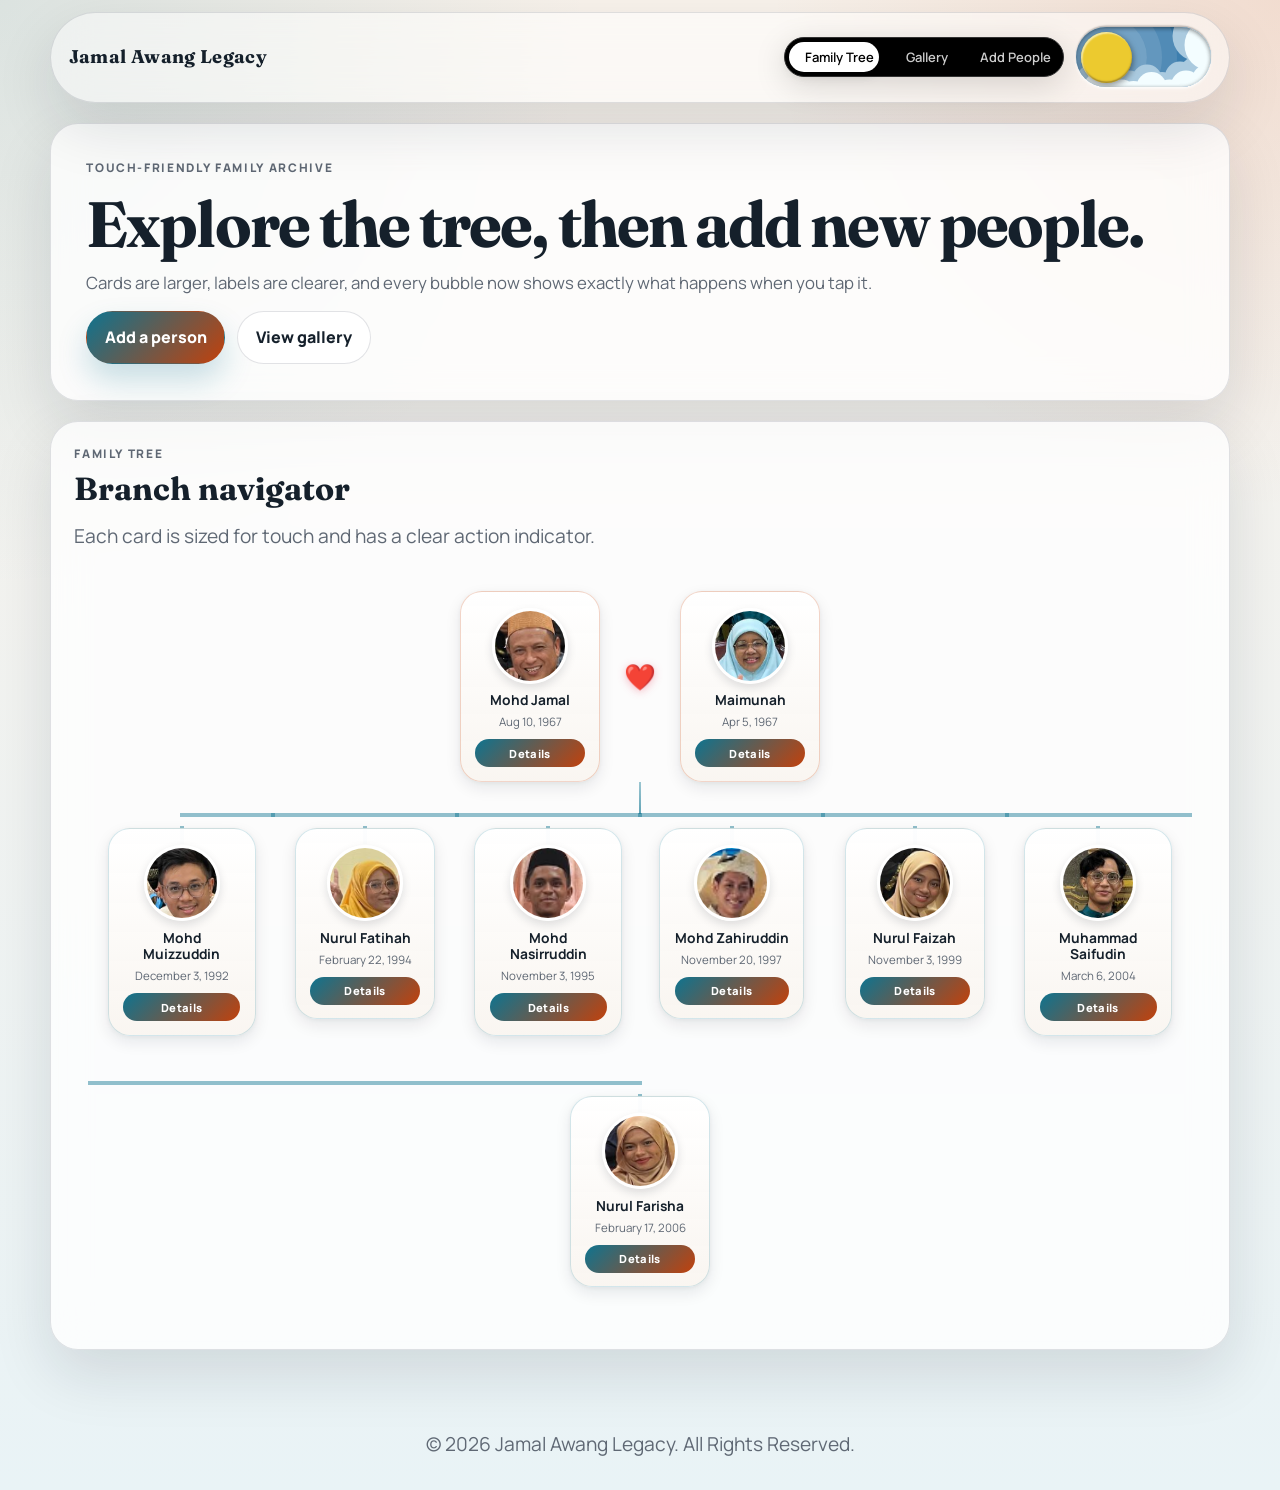
<file: index.html>
<!DOCTYPE html>
<html lang="en">
<head>
    <meta charset="UTF-8">
    <meta name="viewport" content="width=device-width, initial-scale=1.0">
    <meta name="description" content="Interactive family tree with touch-friendly cards and easy record entry.">
    <meta name="author" content="Iamatto01">
    <link rel="preconnect" href="https://fonts.googleapis.com">
    <link rel="preconnect" href="https://fonts.gstatic.com" crossorigin>
    <link href="https://fonts.googleapis.com/css2?family=Fraunces:wght@600;700&family=Manrope:wght@400;500;600;700;800&display=swap" rel="stylesheet">
    <link rel="stylesheet" href="https://fonts.googleapis.com/icon?family=Material+Icons" crossorigin="anonymous">
    <link rel="stylesheet" href="style.css?v=3">

    <title>Jamal Awang Legacy</title>
</head>
<body>
    <header class="topbar">
        <a class="brand" href="index.html">Jamal Awang Legacy</a>
        <nav class="topnav" aria-label="Primary">
            <div class="radio-group" id="nav-group">
                <div class="radio-option">
                    <input type="radio" name="nav" id="option1" value="index.html" onclick="window.location.href='index.html'" checked>
                    <label for="option1" class="radio-label">Family Tree</label>
                </div>
                <div class="radio-option">
                    <input type="radio" name="nav" id="option2" value="gallery.html" onclick="window.location.href='gallery.html'">
                    <label for="option2" class="radio-label">Gallery</label>
                </div>
                <div class="radio-option">
                    <input type="radio" name="nav" id="option3" value="AddPeople.html" onclick="window.location.href='AddPeople.html'">
                    <label for="option3" class="radio-label">Add People</label>
                </div>
                <div class="slider"></div>
            </div>
            
            <label class="theme-switch" aria-label="Toggle dark mode">
                <input id="themeToggle" type="checkbox" class="theme-switch__checkbox">
                <div class="theme-switch__container">
                    <div class="theme-switch__stars-container">
                        <svg viewBox="0 0 24 24" fill="none" xmlns="http://www.w3.org/2000/svg" width="100%" height="100%"><path d="M12 2L15 9L22 9L16 14L18 21L12 17L6 21L8 14L2 9L9 9L12 2Z" fill="currentColor"/></svg>
                    </div>
                    <div class="theme-switch__circle-container">
                        <div class="theme-switch__sun-moon-container">
                            <div class="theme-switch__moon">
                                <div class="theme-switch__spot"></div>
                                <div class="theme-switch__spot"></div>
                                <div class="theme-switch__spot"></div>
                            </div>
                        </div>
                    </div>
                    <div class="theme-switch__clouds"></div>
                </div>
            </label>
        </nav>
    </header>

    <main class="page-shell">
        <section class="hero">
            <div class="hero-copy">
                <p class="eyebrow">Touch-friendly family archive</p>
                <h1>Explore the tree, then add new people.</h1>
                <p class="lead">Cards are larger, labels are clearer, and every bubble now shows exactly what happens when you tap it.</p>
                <div class="hero-actions">
                    <a class="primary-button" href="AddPeople.html">Add a person</a>
                    <a class="secondary-button" href="gallery.html">View gallery</a>
                </div>
        </section>

        <section class="panel" id="tree-panel">
            <div class="panel-header">
                <div>
                    <p class="section-kicker">Family tree</p>
                    <h2>Branch navigator</h2>
                </div>
                <p class="section-note">Each card is sized for touch and has a clear action indicator.</p>
            </div>
            <div id="family-tree-container"></div>
        </section>


    </main>

    <footer>
        <p>&copy; 2026 Jamal Awang Legacy. All Rights Reserved.</p>
    </footer>

    <div id="profile-modal" class="modal hidden" aria-hidden="true">
        <div class="modal-backdrop"></div>
        <div class="modal-card">
            <button id="modal-close" class="modal-close" aria-label="Close">✕</button>
            <div class="modal-header">
                <img id="modal-avatar" src="data:image/svg+xml;charset=UTF-8,%3Csvg xmlns='http://www.w3.org/2000/svg' viewBox='0 0 120 120'%3E%3Crect width='120' height='120' rx='60' fill='%23E5E7EB'/%3E%3Ccircle cx='60' cy='48' r='22' fill='%239CA3AF'/%3E%3Cpath d='M28 102c6-18 22-28 32-28s26 10 32 28' fill='%239CA3AF'/%3E%3C/svg%3E" alt="avatar">
                <div>
                    <h2 id="modal-name">Name</h2>
                    <div id="modal-subtitle" class="subtitle">Birth - Present · X years</div>
                </div>
            </div>

            <section class="modal-section">
                <h3>Essential Information</h3>
                <dl class="essential-info">
                    <div><dt>Birth Date</dt><dd id="info-birth">Unknown</dd></div>
                    <div><dt>Birth Place</dt><dd id="info-place">Unknown</dd></div>
                    <div><dt>Death Date</dt><dd id="info-death">Living</dd></div>
                    <div><dt>Occupation</dt><dd id="info-occupation">Unknown</dd></div>
                    <div><dt>Phone</dt><dd id="info-phone">Unknown</dd></div>
                </dl>
            </section>

            <section class="modal-section">
                <h3>Life Timeline</h3>
                <ul id="life-timeline" class="timeline"></ul>
            </section>

            <div class="modal-actions" style="margin-top: 1.5rem; display: flex; gap: 1rem; justify-content: flex-end; border-top: 1px solid rgba(15, 23, 42, 0.12); padding-top: 1rem;">
                <button id="modal-edit-btn" class="secondary-button" style="min-height: 40px; padding: 0.5rem 1rem;">Edit</button>
                <button id="modal-remove-btn" class="primary-button" style="background: #dc2626; min-height: 40px; padding: 0.5rem 1rem; box-shadow: none;">Remove</button>
            </div>
        </div>
    </div>

    <script src="supabase-config.js"></script>
    <script src="utils.js"></script>
    <script src="family-data.js"></script>
    <script src="data-store.js"></script>
    <script src="app.js"></script>
</body>
</html>
</file>
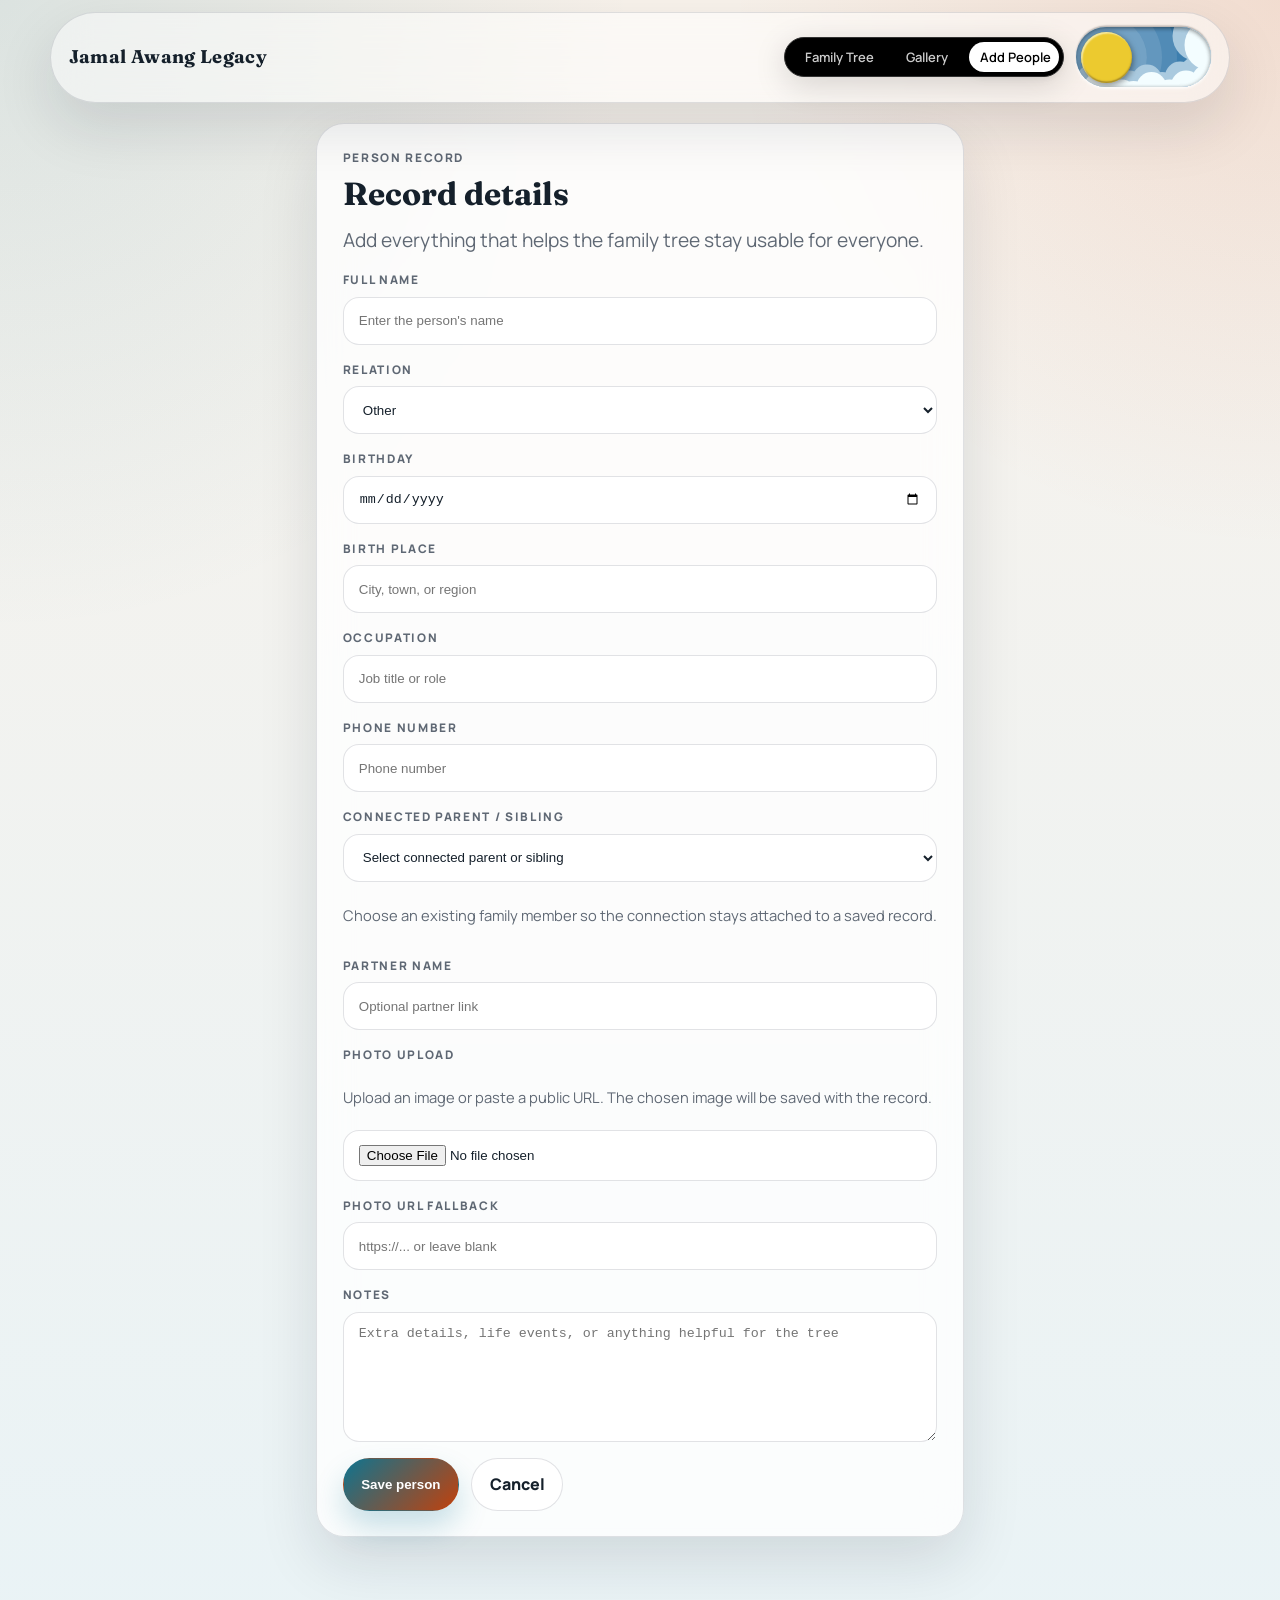
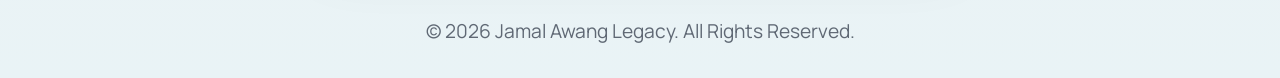
<file: AddPeople.html>
<!DOCTYPE html>
<html lang="en">
<head>
    <meta charset="UTF-8">
    <meta name="viewport" content="width=device-width, initial-scale=1.0">
    <meta name="description" content="Add a new family member and save the record.">
    <title>Add People | Jamal Awang Legacy</title>
    <link rel="preconnect" href="https://fonts.googleapis.com">
    <link rel="preconnect" href="https://fonts.gstatic.com" crossorigin>
    <link href="https://fonts.googleapis.com/css2?family=Fraunces:wght@600;700&family=Manrope:wght@400;500;600;700;800&display=swap" rel="stylesheet">
    <link rel="stylesheet" href="style.css?v=2">
</head>
<body>
    <header class="topbar">
        <a class="brand" href="index.html">Jamal Awang Legacy</a>
        <nav class="topnav" aria-label="Primary">
            <div class="radio-group" id="nav-group">
                <div class="radio-option">
                    <input type="radio" name="nav" id="option1" value="index.html" onclick="window.location.href='index.html'">
                    <label for="option1" class="radio-label">Family Tree</label>
                </div>
                <div class="radio-option">
                    <input type="radio" name="nav" id="option2" value="gallery.html" onclick="window.location.href='gallery.html'">
                    <label for="option2" class="radio-label">Gallery</label>
                </div>
                <div class="radio-option">
                    <input type="radio" name="nav" id="option3" value="AddPeople.html" onclick="window.location.href='AddPeople.html'" checked>
                    <label for="option3" class="radio-label">Add People</label>
                </div>
                <div class="slider"></div>
            </div>
            
            <label class="theme-switch" aria-label="Toggle dark mode">
                <input id="themeToggle" type="checkbox" class="theme-switch__checkbox">
                <div class="theme-switch__container">
                    <div class="theme-switch__stars-container">
                        <svg viewBox="0 0 24 24" fill="none" xmlns="http://www.w3.org/2000/svg" width="100%" height="100%"><path d="M12 2L15 9L22 9L16 14L18 21L12 17L6 21L8 14L2 9L9 9L12 2Z" fill="currentColor"/></svg>
                    </div>
                    <div class="theme-switch__circle-container">
                        <div class="theme-switch__sun-moon-container">
                            <div class="theme-switch__moon">
                                <div class="theme-switch__spot"></div>
                                <div class="theme-switch__spot"></div>
                                <div class="theme-switch__spot"></div>
                            </div>
                        </div>
                    </div>
                    <div class="theme-switch__clouds"></div>
                </div>
            </label>
        </nav>
    </header>

    <main class="page-shell narrow-shell">
        <section class="form-shell">
            <div class="panel-header">
                <div>
                    <p class="section-kicker">Person record</p>
                    <h2>Record details</h2>
                </div>
                <p class="section-note">Add everything that helps the family tree stay usable for everyone.</p>
            </div>

            <form id="person-form" class="form-grid">
                <div class="field">
                    <label for="name">Full name</label>
                    <input type="text" id="name" required placeholder="Enter the person's name">
                </div>

                <div class="field">
                    <label for="relation">Relation</label>
                    <select id="relation" required>
                        <option value="Other">Other</option>
                        <option value="Parent">Parent</option>
                        <option value="Partner">Partner</option>
                        <option value="Child">Child</option>
                        <option value="Sibling">Sibling</option>
                    </select>
                </div>

                <div class="field">
                    <label for="birthday">Birthday</label>
                    <input type="date" id="birthday">
                </div>

                <div class="field">
                    <label for="birth-place">Birth place</label>
                    <input type="text" id="birth-place" placeholder="City, town, or region">
                </div>

                <div class="field">
                    <label for="occupation">Occupation</label>
                    <input type="text" id="occupation" placeholder="Job title or role">
                </div>

                <div class="field">
                    <label for="phone">Phone number</label>
                    <input type="tel" id="phone" placeholder="Phone number">
                </div>

                <div class="field">
                    <label for="parent-name">Connected parent / sibling</label>
                    <select id="parent-name">
                        <option value="">Select connected parent or sibling</option>
                    </select>
                    <p id="parent-name-help" class="field-help">Choose an existing family member so the connection stays attached to a saved record.</p>
                </div>

                <div class="field">
                    <label for="partner-name">Partner name</label>
                    <input type="text" id="partner-name" placeholder="Optional partner link">
                </div>

                <div class="field span-2">
                    <label for="photo-file">Photo upload</label>
                    <div class="preview-row">
                        <img id="photo-preview" class="photo-preview hidden" alt="Photo preview">
                        <p class="helper-text">Upload an image or paste a public URL. The chosen image will be saved with the record.</p>
                    </div>
                    <input type="file" id="photo-file" accept="image/*">
                </div>

                <div class="field span-2">
                    <label for="photo-url">Photo URL fallback</label>
                    <input type="text" id="photo-url" placeholder="https://... or leave blank">
                </div>

                <div class="field span-2">
                    <label for="notes">Notes</label>
                    <textarea id="notes" placeholder="Extra details, life events, or anything helpful for the tree"></textarea>
                </div>

                <div class="form-actions span-2">
                    <button id="save-person-button" class="primary-button" type="submit">Save person</button>
                    <a class="secondary-button" href="index.html">Cancel</a>
                </div>
            </form>
        </section>
    </main>

    <footer>
        <p>&copy; 2026 Jamal Awang Legacy. All Rights Reserved.</p>
    </footer>

    <script src="supabase-config.js"></script>
    <script src="utils.js"></script>
    <script src="family-data.js"></script>
    <script src="data-store.js"></script>
    <script src="app.js"></script>
    <script src="add-people.js"></script>
</body>
</html>
</file>
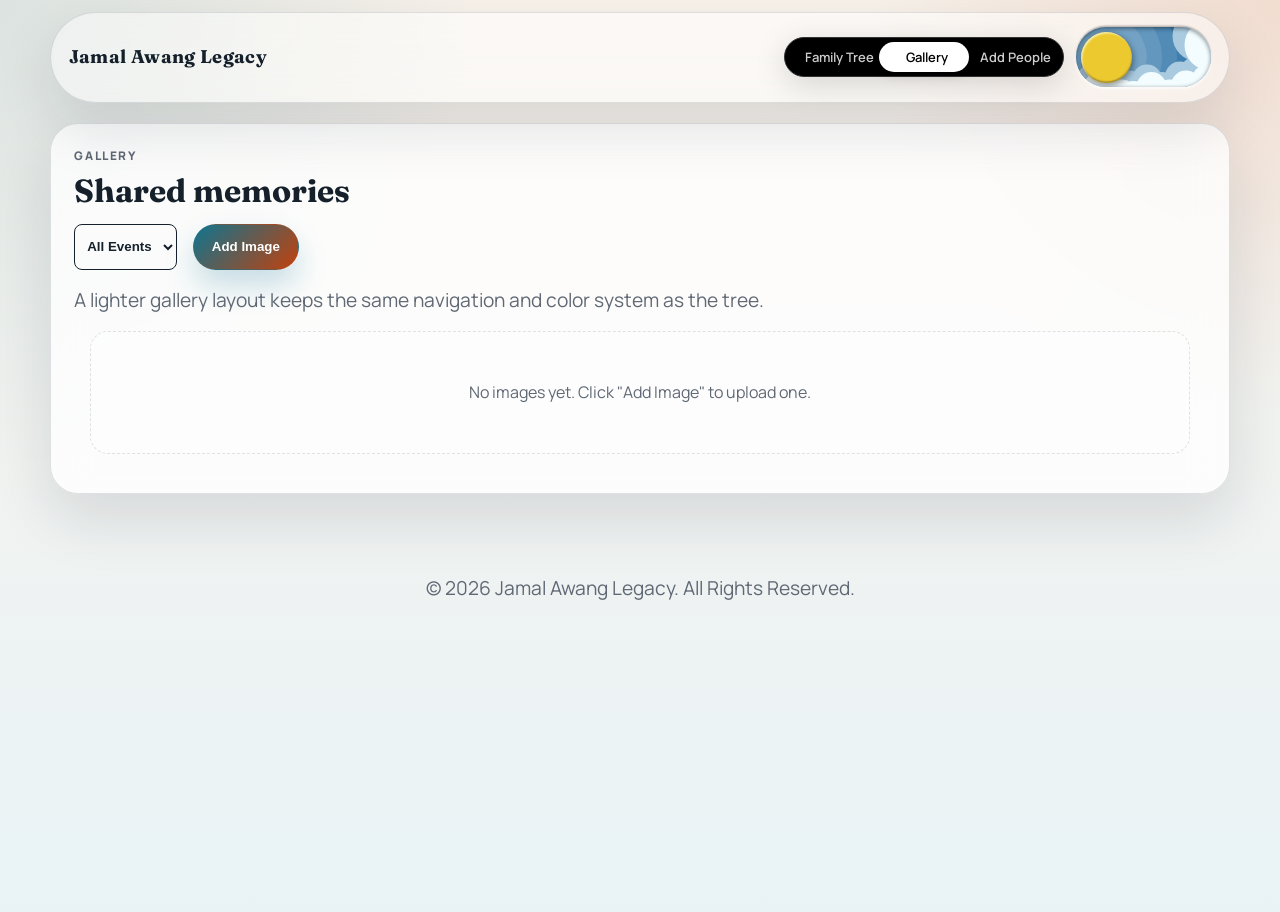
<file: gallery.html>
<!DOCTYPE html>
<html lang="en">
<head>
    <meta charset="UTF-8">
    <meta name="viewport" content="width=device-width, initial-scale=1.0">
    <meta name="description" content="Family gallery with modern navigation and touch-friendly layout.">
    <meta name="author" content="Your Name">
    <link rel="preconnect" href="https://fonts.googleapis.com">
    <link rel="preconnect" href="https://fonts.gstatic.com" crossorigin>
    <link href="https://fonts.googleapis.com/css2?family=Fraunces:wght@600;700&family=Manrope:wght@400;500;600;700;800&display=swap" rel="stylesheet">
    <link rel="stylesheet" href="style.css?v=2">
    <title>Gallery | Jamal Awang Legacy</title>
</head>
<body>
    <header class="topbar">
        <a class="brand" href="index.html">Jamal Awang Legacy</a>
        <nav class="topnav" aria-label="Primary">
            <div class="radio-group" id="nav-group">
                <div class="radio-option">
                    <input type="radio" name="nav" id="option1" value="index.html" onclick="window.location.href='index.html'">
                    <label for="option1" class="radio-label">Family Tree</label>
                </div>
                <div class="radio-option">
                    <input type="radio" name="nav" id="option2" value="gallery.html" onclick="window.location.href='gallery.html'" checked>
                    <label for="option2" class="radio-label">Gallery</label>
                </div>
                <div class="radio-option">
                    <input type="radio" name="nav" id="option3" value="AddPeople.html" onclick="window.location.href='AddPeople.html'">
                    <label for="option3" class="radio-label">Add People</label>
                </div>
                <div class="slider"></div>
            </div>
            
            <label class="theme-switch" aria-label="Toggle dark mode">
                <input id="themeToggle" type="checkbox" class="theme-switch__checkbox">
                <div class="theme-switch__container">
                    <div class="theme-switch__stars-container">
                        <svg viewBox="0 0 24 24" fill="none" xmlns="http://www.w3.org/2000/svg" width="100%" height="100%"><path d="M12 2L15 9L22 9L16 14L18 21L12 17L6 21L8 14L2 9L9 9L12 2Z" fill="currentColor"/></svg>
                    </div>
                    <div class="theme-switch__circle-container">
                        <div class="theme-switch__sun-moon-container">
                            <div class="theme-switch__moon">
                                <div class="theme-switch__spot"></div>
                                <div class="theme-switch__spot"></div>
                                <div class="theme-switch__spot"></div>
                            </div>
                        </div>
                    </div>
                    <div class="theme-switch__clouds"></div>
                </div>
            </label>
        </nav>
    </header>

    <main class="page-shell">
        <section class="panel">
            <div class="panel-header">
                <div>
                    <p class="section-kicker">Gallery</p>
                    <h2>Shared memories</h2>
                </div>
                <div class="gallery-controls" style="display: flex; gap: 1rem; align-items: center;">
                    <select id="gallery-sort" class="secondary-button" style="padding: 0.5rem; border-radius: 0.5rem; background: transparent; color: inherit; border: 1px solid currentColor;">
                        <option value="all">All Events</option>
                    </select>
                    <button class="primary-button" id="add-image-button">Add Image</button>
                </div>
            </div>
            <p class="section-note">A lighter gallery layout keeps the same navigation and color system as the tree.</p>
            <div class="gallery-container" id="gallery-container">
                <div class="empty-state" id="gallery-empty" style="text-align: center; padding: 3rem 1rem; color: #5f6874;">
                    No images yet. Click "Add Image" to upload one.
                </div>
            </div>
        </section>

        <!-- Upload Modal -->
        <div id="upload-modal" class="hidden" style="position: fixed; inset: 0; background: rgba(15, 23, 42, 0.4); backdrop-filter: blur(4px); z-index: 1000; display: none; align-items: center; justify-content: center;">
            <div class="form-shell" style="max-width: 500px; width: 90%; margin: 2rem;">
                <div class="panel-header">
                    <h2>Add Media</h2>
                </div>
                <div style="padding: 1.5rem; display: grid; gap: 1.25rem;">
                    <div class="field">
                        <label>Upload Mode</label>
                        <div style="display: flex; gap: 1rem; margin-top: 0.5rem; margin-bottom: 1rem;">
                            <label style="display: flex; align-items: center; gap: 0.5rem; font-weight: 500; text-transform: none; font-size: 0.95rem;">
                                <input type="radio" name="upload-mode" value="files" checked> Select Files
                            </label>
                            <label style="display: flex; align-items: center; gap: 0.5rem; font-weight: 500; text-transform: none; font-size: 0.95rem;">
                                <input type="radio" name="upload-mode" value="folder"> Select Folder
                            </label>
                        </div>
                        <label id="upload-input-label">Select Files (Images or Videos)</label>
                        
                        <!-- File Input (Multiple) -->
                        <input type="file" id="upload-file-input" accept="image/*,video/*" multiple style="display: block; width: 100%; padding: 0.5rem; border: 1px solid #cbd5e1; border-radius: 8px;">
                        
                        <!-- Folder Input -->
                        <input type="file" id="upload-folder-input" webkitdirectory directory multiple style="display: none; width: 100%; padding: 0.5rem; border: 1px solid #cbd5e1; border-radius: 8px;">
                        
                        <div id="upload-preview-container" class="hidden" style="margin-top: 1rem; display: none; gap: 0.5rem; flex-wrap: wrap;">
                            <!-- Previews will go here -->
                        </div>
                        <p id="upload-selection-count" style="margin-top: 0.5rem; font-size: 0.85rem; color: #5f6874;"></p>
                    </div>
                    
                    <div class="field">
                        <label>Event Name</label>
                        <p class="field-help" style="margin-top: -0.25rem; font-size: 0.85rem;">Choose an existing event or type a new one.</p>
                        <div style="display: flex; gap: 0.5rem; margin-top: 0.5rem;">
                            <select id="upload-event-select" style="flex: 1; padding: 0.75rem; border: 1px solid #cbd5e1; border-radius: 8px;">
                                <option value="">-- Select Existing Event --</option>
                            </select>
                        </div>
                        <input type="text" id="upload-new-event-input" placeholder="Or type a new event name..." style="width: 100%; padding: 0.75rem; border: 1px solid #cbd5e1; border-radius: 8px; margin-top: 0.5rem;">
                    </div>
                    
                    <p id="upload-status" style="color: #c2410c; font-weight: 600; font-size: 0.9rem; margin: 0;"></p>
                </div>
                <div class="form-actions" style="padding: 1.5rem; border-top: 1px solid rgba(15, 23, 42, 0.08); background: rgba(0,0,0,0.02); border-bottom-left-radius: 28px; border-bottom-right-radius: 28px;">
                    <button id="upload-submit-btn" class="primary-button">Upload Media</button>
                    <button id="upload-cancel-btn" class="ghost-button" style="color: #5f6874;">Cancel</button>
                </div>
            </div>
        </div>

    </main>

    <footer>
        <p>&copy; 2026 Jamal Awang Legacy. All Rights Reserved.</p>
    </footer>

    <script src="supabase-config.js"></script>
    <script src="utils.js"></script>
    <script src="family-data.js"></script>
    <script src="data-store.js"></script>
    <script src="app.js"></script>
    <script src="gallery.js"></script>
</body>
</html>
</file>
<file: style.css>
/* Global box-sizing reset */
*, *::before, *::after {
    box-sizing: border-box;
}

body {
    min-height: 100vh;
    margin: 0;
    background: #E8F1F5;
    color: #333;
    transition: background 0.4s ease, color 0.4s ease;
    overflow-x: hidden;
}

body.night {
    background: #1C2541; /* Dark Mode Background */
    color: #F5F5F5;
}

/* Main Content Styling */
main {
    text-align: left;
    padding: 2rem;
}

h1 {
    font-size: 2.5rem;
    margin-bottom: 1rem;
}

p {
    font-size: 1.2rem;
    line-height: 1.5;
}

/* Day/Night Toggle Button */
.dayNight {
    position: absolute;
    top: 20px;
    right: 20px;
    cursor: pointer;
}

.dayNight input {
    display: none;
}

.dayNight label {
    width: 50px;
    height: 50px;
    display: block;
    border-radius: 50%;
    background: #FFB703; /* Sun Color */
    position: relative;
    box-shadow: 0 0 8px rgba(0, 0, 0, 0.2);
    transition: background 0.4s ease, box-shadow 0.4s ease;
}

body.night .dayNight label {
    background: #4361EE; /* Moon Color */
    box-shadow: 0 0 12px rgba(67, 97, 238, 0.7);
}

.dayNight label::before {
    content: "";
    position: absolute;
    top: 50%;
    left: 50%;
    width: 8px;
    height: 8px;
    border-radius: 50%;
    background: #FFFFFF;
    box-shadow: 0 -20px 0 #FFFFFF, 0 20px 0 #FFFFFF, 20px 0 0 #FFFFFF, -20px 0 0 #FFFFFF;
    transform: translate(-50%, -50%) scale(1);
    transition: transform 0.4s ease;
}

body.night .dayNight label::before {
    box-shadow: none;
    background: transparent;
    transform: translate(-50%, -50%) scale(0.6);
}

/* Smooth Transitions */
body, .dayNight label, .dayNight label::before {
    transition: all 0.4s ease;
}


#family-tree-container {
    display: block;
    overflow-x: auto;
    overflow-y: visible;
    padding: 1.5rem 1rem;
    background: transparent;
    width: 100%;
    border-radius: 10px;
    /* Smooth horizontal scroll on mobile */
    -webkit-overflow-scrolling: touch;
}


/* Individual family row (each level of the tree) */
.family-level {
    display: flex;
    justify-content: center; /* Align bubbles horizontally */
    gap: 1.2em;
    flex-wrap: wrap;
}

/* Bubble styling */
.bubble {
    display: flex;
    flex-direction: column;
    align-items: center;
    justify-content: center;
    width: 120px;
    height: 120px;
    background-color: #fff;
    border: 1px solid rgba(0,0,0,0.12);
    border-radius: 50%;
    text-align: center;
    box-shadow: 0px 4px 6px rgba(0, 0, 0, 0.2);
    font-family: Arial, sans-serif;
    font-size: 12px;
    transition: transform 0.3s ease;
}

.bubble:hover {
    transform: scale(1.1);
    cursor: pointer;
}

/* Bubble image */
.bubble img {
    width: 60px;
    height: 60px;
    border-radius: 50%;
    object-fit: cover;
    margin-bottom: 5px;
}

/* Tag styles used in profile modal */
.tag {
    display: inline-block;
    background: #e9f2ea;
    color: #556b45;
    padding: 4px 8px;
    margin-right: 6px;
    border-radius: 999px;
    font-size: 12px;
}

/* Modal styles */
.modal.hidden { display: none; }
.modal { position: fixed; inset: 0; z-index: 1200; }
.modal-backdrop { position: absolute; inset: 0; background: rgba(0,0,0,0.35); }
.modal-card {
    position: absolute;
    left: 50%; top: 50%; transform: translate(-50%, -50%);
    width: min(860px, 95%);
    max-height: 85vh; overflow-y: auto;
    background: #fff; border-radius: 10px; padding: 18px;
    box-shadow: 0 10px 30px rgba(0,0,0,0.25);
}
.modal-close {
    position: absolute; right: 12px; top: 10px; border: none; background: transparent; font-size: 18px; cursor: pointer;
}
.modal-header { display:flex; gap: 14px; align-items: center; margin-bottom: 10px; }
.modal-header img { width: 84px; height:84px; border-radius:50%; object-fit:cover; border: 2px solid rgba(0,0,0,0.06); }
.modal-section { margin-top: 14px; }
.modal-section h3 { margin: 6px 0 10px 0; }
.essential-info dt { font-weight:600; }
.essential-info dd { margin-left: 0; color: #555; }
.timeline li { margin-bottom: 8px; }
.small { color: #666; font-size: 13px; }


.bubble span {
    margin-top: 3px;
}


/*Gallery*/

.gallery-container {
    display: flex;
    flex-direction: column;
    gap: 2em;
    padding: 1em;
}

.gallery-event {
    border: 1px solid #ccc;
    padding: 1em;
}

.gallery-scroll {
    display: flex;
    overflow-x: auto;
    gap: 1em;
}

.gallery-scroll img,
.gallery-scroll video {
    width: 200px;
    height: 150px;
    object-fit: cover;
    border-radius: 8px;
    border: 1px solid #ddd;
}

/* Modern layout overrides for the refreshed pages */
body {
    display: block;
    align-items: stretch;
    justify-content: flex-start;
    background:
        radial-gradient(circle at top left, rgba(14, 116, 144, 0.12), transparent 30%),
        radial-gradient(circle at top right, rgba(194, 65, 12, 0.12), transparent 26%),
        linear-gradient(180deg, #f8f2eb 0%, #e9f3f6 100%);
    color: #15202b;
    font-family: 'Manrope', sans-serif;
    line-height: 1.55;
}

body.night {
    background:
        radial-gradient(circle at top left, rgba(94, 234, 212, 0.12), transparent 30%),
        radial-gradient(circle at top right, rgba(245, 158, 11, 0.12), transparent 26%),
        linear-gradient(180deg, #09111d 0%, #121c2d 100%);
    color: #f4f7fb;
}

body::before {
    opacity: 0.85;
}

a {
    color: inherit;
    text-decoration: none;
}

img {
    display: block;
    max-width: 100%;
}

.topbar {
    position: relative;
    top: 0;
    z-index: 100;
    width: min(1180px, calc(100% - 1rem));
    margin: 0.75rem auto 0;
    padding: 0.9rem 1.1rem;
    display: flex;
    align-items: center;
    justify-content: space-between;
    gap: 1rem;
    border: 1px solid rgba(15, 23, 42, 0.12);
    border-radius: 999px;
    background: rgba(255, 255, 255, 0.48);
    backdrop-filter: blur(18px);
    box-shadow: 0 24px 60px rgba(15, 23, 42, 0.12);
}

body.night .topbar {
    background: rgba(8, 13, 23, 0.62);
    border-color: rgba(148, 163, 184, 0.18);
}

.brand {
    font-family: 'Fraunces', serif;
    font-size: 1.15rem;
    font-weight: 700;
    letter-spacing: 0.02em;
    white-space: nowrap;
}

.topnav {
    display: flex;
    align-items: center;
    justify-content: flex-end;
    gap: 0.75rem;
    flex-wrap: wrap;
}

.topnav a {
    padding: 0.62rem 0.95rem;
    border-radius: 999px;
    color: #5f6874;
    transition: background 0.18s ease, color 0.18s ease, transform 0.18s ease;
}

body.night .topnav a {
    color: #c3cada;
}

.topnav a:hover,
.topnav a[aria-current='page'] {
    background: rgba(255, 255, 255, 0.54);
    color: #15202b;
    transform: translateY(-1px);
}

body.night .topnav a:hover,
body.night .topnav a[aria-current='page'] {
    background: rgba(17, 24, 39, 0.72);
    color: #f4f7fb;
}



.page-shell {
    width: min(1180px, calc(100% - 1rem));
    margin: 0 auto;
    padding: 1.25rem 0 3rem;
    display: grid;
    gap: 1.25rem;
}

.hero {
    display: grid;
    grid-template-columns: 1fr;
    gap: 1.25rem;
    align-items: stretch;
}

.hero-copy,
.status-card,
.panel,
.form-shell {
    background: rgba(255, 255, 255, 0.78);
    border: 1px solid rgba(15, 23, 42, 0.12);
    border-radius: 28px;
    box-shadow: 0 24px 60px rgba(15, 23, 42, 0.12);
    backdrop-filter: blur(18px);
}

body.night .hero-copy,
body.night .status-card,
body.night .panel,
body.night .form-shell {
    background: rgba(12, 18, 29, 0.78);
    border-color: rgba(148, 163, 184, 0.18);
    box-shadow: 0 24px 60px rgba(0, 0, 0, 0.32);
}

.hero-copy {
    padding: clamp(1.35rem, 3vw, 2.2rem);
    display: grid;
    gap: 1rem;
}

.eyebrow,
.section-kicker,
.status-label,
.field label,
.field .field-label {
    margin: 0;
    text-transform: uppercase;
    letter-spacing: 0.14em;
    font-size: 0.74rem;
    font-weight: 800;
    color: #5f6874;
}

body.night .eyebrow,
body.night .section-kicker,
body.night .status-label,
body.night .field label,
body.night .field .field-label {
    color: #c3cada;
}

.hero-copy h1 {
    margin: 0;
    font-family: 'Fraunces', serif;
    font-size: clamp(2.15rem, 5vw, 4.35rem);
    line-height: 0.96;
    letter-spacing: -0.03em;
}

.lead {
    margin: 0;
    max-width: 80ch;
    color: #5f6874;
    font-size: 1.05rem;
}

body.night .lead,
body.night .section-note,
body.night .helper-text,
body.night .bubble-meta,
body.night .card-meta,
body.night .small,
body.night .field .field-help,
body.night .timeline li div {
    color: #c3cada;
}

.hero-actions,
.form-actions,
.preview-row {
    display: flex;
    flex-wrap: wrap;
    gap: 0.75rem;
}

.primary-button,
.secondary-button,
.ghost-button {
    display: inline-flex;
    align-items: center;
    justify-content: center;
    gap: 0.5rem;
    min-height: 46px;
    padding: 0.82rem 1.1rem;
    border-radius: 999px;
    font-weight: 800;
    border: 1px solid transparent;
    cursor: pointer;
    transition: transform 0.18s ease, box-shadow 0.18s ease, background 0.18s ease, color 0.18s ease, border-color 0.18s ease;
}

.primary-button {
    background: linear-gradient(135deg, #0e7490 0%, #c2410c 100%);
    color: #fff;
    box-shadow: 0 16px 30px rgba(14, 116, 144, 0.22);
}

.secondary-button {
    background: #ffffff;
    color: #15202b;
    border-color: rgba(15, 23, 42, 0.12);
}

body.night .secondary-button {
    background: #111827;
    color: #f4f7fb;
    border-color: rgba(148, 163, 184, 0.18);
}

.primary-button:hover,
.secondary-button:hover,
.ghost-button:hover,
.go-back:hover {
    transform: translateY(-1px);
}

.status-card {
    padding: 1.15rem;
    display: grid;
    gap: 0.9rem;
    align-content: start;
}

.status-row {
    display: flex;
    align-items: center;
    justify-content: space-between;
    gap: 0.75rem;
}

.hint-list {
    display: grid;
    gap: 0.65rem;
}

.hint-list span {
    display: flex;
    align-items: flex-start;
    gap: 0.6rem;
    padding: 0.8rem 0.9rem;
    border-radius: 16px;
    border: 1px solid rgba(15, 23, 42, 0.12);
    background: rgba(255, 255, 255, 0.28);
    color: #5f6874;
}

body.night .hint-list span {
    background: rgba(17, 24, 39, 0.5);
    border-color: rgba(148, 163, 184, 0.18);
    color: #c3cada;
}

.panel {
    padding: clamp(1rem, 2.5vw, 1.45rem);
}

.panel-header {
    display: flex;
    flex-direction: column;
    align-items: flex-start;
    gap: 0.5rem;
    margin-bottom: 1rem;
}

.panel-header h2 {
    margin: 0.1rem 0 0;
    font-family: 'Fraunces', serif;
    font-size: clamp(1.45rem, 3vw, 2rem);
}

.section-note {
    margin: 0;
    max-width: 58ch;
    color: #5f6874;
}

#family-tree-container {
    display: grid;
    gap: 1rem;
}

.tree-branch {
    display: grid;
    gap: 0.7rem;
}

.branch-label {
    margin: 0;
    font-size: 0.88rem;
    font-weight: 800;
    letter-spacing: 0.08em;
    text-transform: uppercase;
    color: #5f6874;
}

.tree-empty,
.empty-state {
    padding: 1.1rem;
    border-radius: 18px;
    border: 1px dashed rgba(15, 23, 42, 0.12);
    background: rgba(255, 255, 255, 0.34);
    color: #5f6874;
    text-align: center;
}

body.night .tree-empty,
body.night .empty-state {
    background: rgba(17, 24, 39, 0.5);
    border-color: rgba(148, 163, 184, 0.18);
    color: #c3cada;
}

.go-back {
    display: inline-flex;
    align-items: center;
    justify-content: center;
    min-height: 44px;
    padding: 0.7rem 1rem;
    border: 1px solid rgba(15, 23, 42, 0.12);
    border-radius: 999px;
    background: #ffffff;
    color: #15202b;
    font-weight: 800;
    cursor: pointer;
    margin-bottom: 0.25rem;
}

body.night .go-back {
    background: #111827;
    color: #f4f7fb;
    border-color: rgba(148, 163, 184, 0.18);
}

.family-level {
    display: flex;
    flex-wrap: wrap;
    justify-content: center;
    gap: 1rem;
}

.bubble {
    position: relative;
    flex: 1 1 190px;
    max-width: 230px;
    min-width: 190px;
    display: grid;
    justify-items: center;
    align-content: start;
    gap: 0.55rem;
    padding: 1rem 1rem 0.95rem;
    border-radius: 28px;
    border: 1px solid rgba(15, 23, 42, 0.12);
    background: linear-gradient(180deg, rgba(255, 255, 255, 0.96), rgba(249, 245, 240, 0.94));
    box-shadow: 0 16px 30px rgba(15, 23, 42, 0.12);
    cursor: pointer;
    text-align: center;
    transition: transform 0.18s ease, box-shadow 0.18s ease, border-color 0.18s ease;
    overflow: hidden;
}

body.night .bubble {
    background: linear-gradient(180deg, rgba(15, 23, 42, 0.96), rgba(17, 24, 39, 0.9));
    border-color: rgba(148, 163, 184, 0.18);
}

.bubble::after {
    content: '';
    position: absolute;
    inset: 0;
    pointer-events: none;
    border-radius: inherit;
    background: linear-gradient(135deg, var(--bubble-accent, rgba(14, 116, 144, 0.16)) 0%, transparent 72%);
    opacity: 0.95;
}

.bubble:hover,
.bubble:focus-visible {
    transform: translateY(-5px);
    box-shadow: 0 20px 36px rgba(15, 23, 42, 0.18);
    border-color: #0e7490;
    outline: none;
}

.bubble:focus-visible {
    box-shadow: 0 0 0 4px rgba(14, 116, 144, 0.2), 0 20px 36px rgba(15, 23, 42, 0.18);
}

.bubble img {
    position: relative;
    z-index: 1;
    width: 88px;
    height: 88px;
    border-radius: 50%;
    object-fit: cover;
    border: 4px solid rgba(255, 255, 255, 0.88);
    box-shadow: 0 10px 18px rgba(15, 23, 42, 0.14);
}

body.night .bubble img {
    border-color: rgba(17, 24, 39, 0.95);
}

.bubble-role {
    position: relative;
    z-index: 1;
    align-self: start;
    padding: 0.3rem 0.6rem;
    border-radius: 999px;
    background: rgba(255, 255, 255, 0.8);
    color: #0e7490;
    font-size: 0.72rem;
    font-weight: 800;
    letter-spacing: 0.08em;
    text-transform: uppercase;
}

body.night .bubble-role {
    background: rgba(17, 24, 39, 0.8);
}

.bubble strong {
    position: relative;
    z-index: 1;
    font-size: 1.02rem;
    line-height: 1.2;
}

.bubble-meta,
.bubble-hint {
    position: relative;
    z-index: 1;
    font-size: 0.88rem;
    color: #5f6874;
}

body.night .bubble-meta,
body.night .bubble-hint {
    color: #c3cada;
}

.bubble-hint {
    color: #0e7490;
    font-size: 0.74rem;
    font-weight: 800;
    text-transform: uppercase;
    letter-spacing: 0.08em;
}

.bubble-details {
    position: relative;
    z-index: 1;
    width: 100%;
    min-height: 42px;
    margin-top: auto;
    border: none;
    border-radius: 999px;
    background: linear-gradient(135deg, #0e7490 0%, #c2410c 100%);
    color: #fff;
    font-weight: 800;
    cursor: pointer;
    transition: filter 0.18s ease, transform 0.18s ease;
}

.bubble-details:hover {
    filter: brightness(1.05);
    transform: translateY(-1px);
}

.bubble--ancestor {
    --bubble-accent: rgba(14, 116, 144, 0.2);
}

.bubble--parent {
    --bubble-accent: rgba(194, 65, 12, 0.18);
}

.bubble--partner {
    --bubble-accent: rgba(124, 58, 237, 0.18);
}

.bubble--child {
    --bubble-accent: rgba(16, 185, 129, 0.18);
}


/* Title tag (e.g. Dato Batul) */
.tag--title {
    background: linear-gradient(135deg, rgba(245, 158, 11, 0.2), rgba(217, 119, 6, 0.2));
    color: #b45309;
    border: 1px solid rgba(245, 158, 11, 0.25);
}

body.night .tag--title {
    background: linear-gradient(135deg, rgba(245, 158, 11, 0.15), rgba(217, 119, 6, 0.15));
    color: #fbbf24;
    border-color: rgba(245, 158, 11, 0.2);
}

/* Deceased tag in profile modal */
.tag--deceased {
    background: rgba(100, 116, 139, 0.16);
    color: #64748b;
}

body.night .tag--deceased {
    background: rgba(148, 163, 184, 0.15);
    color: #94a3b8;
}

.subtitle {
    color: #5f6874;
}

body.night .subtitle {
    color: #c3cada;
}

.tags {
    display: flex;
    flex-wrap: wrap;
    gap: 0.5rem;
    margin-top: 0.45rem;
}

.tag {
    display: inline-flex;
    align-items: center;
    padding: 0.3rem 0.6rem;
    border-radius: 999px;
    background: rgba(14, 116, 144, 0.16);
    color: #0e7490;
    font-size: 0.72rem;
    font-weight: 800;
    text-transform: uppercase;
    letter-spacing: 0.08em;
}

body.night .tag {
    background: rgba(94, 234, 212, 0.15);
    color: #5eead4;
}

.modal.hidden {
    display: none;
}

.modal {
    position: fixed;
    inset: 0;
    z-index: 1200;
    display: grid;
    place-items: center;
    padding: 1rem;
}

.modal-backdrop {
    position: absolute;
    inset: 0;
    background: rgba(6, 10, 18, 0.6);
    backdrop-filter: blur(6px);
}

.modal-card {
    position: relative;
    width: min(920px, 100%);
    max-height: calc(100vh - 2rem);
    overflow: auto;
    background: #ffffff;
    border: 1px solid rgba(15, 23, 42, 0.12);
    border-radius: 28px;
    padding: clamp(1rem, 2.5vw, 1.6rem);
    box-shadow: 0 24px 60px rgba(15, 23, 42, 0.12);
}

body.night .modal-card {
    background: #111827;
    border-color: rgba(148, 163, 184, 0.18);
    box-shadow: 0 24px 60px rgba(0, 0, 0, 0.32);
}

.modal-close {
    position: absolute;
    top: 12px;
    right: 12px;
    width: 42px;
    height: 42px;
    border-radius: 50%;
    border: none;
    background: rgba(255, 255, 255, 0.54);
    cursor: pointer;
    font-size: 1.1rem;
}

body.night .modal-close {
    background: rgba(17, 24, 39, 0.72);
    color: #f4f7fb;
}

.modal-header {
    display: flex;
    gap: 1rem;
    align-items: center;
    margin-bottom: 1rem;
    padding-right: 3rem;
}

.modal-header img {
    width: 88px;
    height: 88px;
    border-radius: 50%;
    object-fit: cover;
    border: 4px solid rgba(255, 255, 255, 0.9);
}

body.night .modal-header img {
    border-color: rgba(17, 24, 39, 0.95);
}

.modal-section {
    margin-top: 1rem;
    padding-top: 1rem;
    border-top: 1px solid rgba(15, 23, 42, 0.12);
}

body.night .modal-section {
    border-top-color: rgba(148, 163, 184, 0.18);
}

.modal-section h3 {
    margin: 0 0 0.7rem;
    font-size: 1.05rem;
}

.essential-info {
    display: grid;
    grid-template-columns: repeat(2, minmax(0, 1fr));
    gap: 0.85rem 1rem;
}

.essential-info > div {
    padding: 0.8rem 0.9rem;
    border-radius: 16px;
    background: rgba(255, 255, 255, 0.54);
}

body.night .essential-info > div {
    background: rgba(17, 24, 39, 0.72);
}

.essential-info dt {
    font-size: 0.78rem;
    text-transform: uppercase;
    letter-spacing: 0.12em;
    color: #5f6874;
}

body.night .essential-info dt {
    color: #c3cada;
}

.essential-info dd {
    margin: 0.35rem 0 0;
    font-weight: 700;
}

.timeline {
    list-style: none;
    padding: 0;
    margin: 0;
    display: grid;
    gap: 0.75rem;
}

.timeline li {
    padding: 0.85rem 1rem;
    border-radius: 16px;
    background: rgba(255, 255, 255, 0.54);
}

body.night .timeline li {
    background: rgba(17, 24, 39, 0.72);
}

.people-grid {
    display: grid;
    grid-template-columns: repeat(auto-fit, minmax(230px, 1fr));
    gap: 1rem;
}

.person-card {
    display: grid;
    gap: 0.75rem;
    padding: 1rem;
    border-radius: 22px;
    border: 1px solid rgba(15, 23, 42, 0.12);
    background: linear-gradient(180deg, rgba(255, 255, 255, 0.92), rgba(249, 245, 240, 0.9));
    box-shadow: 0 16px 30px rgba(15, 23, 42, 0.1);
}

body.night .person-card {
    border-color: rgba(148, 163, 184, 0.18);
    background: linear-gradient(180deg, rgba(15, 23, 42, 0.94), rgba(17, 24, 39, 0.88));
}

.person-card-head {
    display: flex;
    align-items: center;
    justify-content: space-between;
    gap: 0.75rem;
}

.person-card img {
    width: 100%;
    height: 180px;
    object-fit: cover;
    border-radius: 18px;
    border: 1px solid rgba(15, 23, 42, 0.12);
}

.card-title {
    font-size: 1.06rem;
    font-weight: 800;
}

.card-meta {
    font-size: 0.92rem;
    color: #5f6874;
}

body.night .card-meta {
    color: #c3cada;
}

.card-copy {
    margin: 0;
    color: #5f6874;
}

body.night .card-copy {
    color: #c3cada;
}

.form-shell {
    padding: clamp(1rem, 3vw, 1.6rem);
}

.form-grid {
    display: grid;
    gap: 1rem;
    grid-template-columns: 1fr;
}

.field {
    display: grid;
    gap: 0.45rem;
}

.field input,
.field select,
.field textarea {
    width: 100%;
    border-radius: 16px;
    border: 1px solid rgba(15, 23, 42, 0.12);
    background: #ffffff;
    color: #15202b;
    padding: 0.85rem 0.95rem;
    min-height: 48px;
    box-shadow: inset 0 1px 0 rgba(255, 255, 255, 0.45);
}

body.night .field input,
body.night .field select,
body.night .field textarea {
    border-color: rgba(148, 163, 184, 0.18);
    background: #111827;
    color: #f4f7fb;
}

.field textarea {
    min-height: 130px;
    resize: vertical;
}

.field input:focus,
.field select:focus,
.field textarea:focus,
.theme-switch input:focus,
.primary-button:focus-visible,
.secondary-button:focus-visible,
.ghost-button:focus-visible,
.go-back:focus-visible,
.bubble-details:focus-visible {
    outline: 3px solid rgba(14, 116, 144, 0.25);
    outline-offset: 2px;
}

.field .field-help,
.helper-text {
    font-size: 0.92rem;
    color: #5f6874;
}

body.night .field .field-help,
body.night .helper-text {
    color: #c3cada;
}

.span-2 {
    grid-column: 1 / -1;
}

.preview-row {
    align-items: center;
}

.photo-preview {
    width: 88px;
    height: 88px;
    object-fit: cover;
    border-radius: 50%;
    border: 4px solid rgba(255, 255, 255, 0.88);
    background: rgba(255, 255, 255, 0.54);
}

body.night .photo-preview {
    border-color: rgba(17, 24, 39, 0.95);
    background: rgba(17, 24, 39, 0.72);
}

.hidden {
    display: none !important;
}

.gallery-container {
    display: grid;
    gap: 1rem;
}

.gallery-event {
    padding: 1rem;
    border-radius: 22px;
    border: 1px solid rgba(15, 23, 42, 0.12);
    background: rgba(255, 255, 255, 0.54);
    display: grid;
    gap: 0.85rem;
}

body.night .gallery-event {
    border-color: rgba(148, 163, 184, 0.18);
    background: rgba(17, 24, 39, 0.72);
}

.gallery-event h2 {
    margin: 0;
    font-size: 1.05rem;
}

.gallery-scroll {
    display: flex;
    overflow-x: auto;
    gap: 1rem;
    padding-bottom: 0.2rem;
    scroll-snap-type: x proximity;
}

.gallery-scroll img,
.gallery-scroll video {
    width: 220px;
    height: 160px;
    object-fit: cover;
    border-radius: 18px;
    border: 1px solid rgba(15, 23, 42, 0.12);
    scroll-snap-align: start;
}

footer {
    width: min(1180px, calc(100% - 1rem));
    margin: 0 auto 2rem;
    padding: 0.8rem 0 0;
    text-align: center;
    color: #5f6874;
}

body.night footer {
    color: #c3cada;
}

@media (max-width: 940px) {
    .hero {
        grid-template-columns: 1fr;
    }

    .form-grid {
        grid-template-columns: 1fr;
    }

    .essential-info {
        grid-template-columns: 1fr;
    }

    .topbar {
        border-radius: 24px;
    }
}

@media (max-width: 640px) {
    .topbar {
        width: calc(100% - 0.75rem);
        padding: 0.8rem;
        flex-direction: column;
        align-items: stretch;
    }

    .topnav {
        justify-content: space-between;
    }

    .bubble {
        min-width: 100%;
        max-width: none;
    }

    .modal-header {
        flex-direction: column;
        align-items: flex-start;
        padding-right: 0;
    }

    .modal-header img {
        width: 72px;
        height: 72px;
    }

    .gallery-scroll img,
    .gallery-scroll video {
        width: 180px;
        height: 140px;
    }
}

.narrow-shell {
    max-width: 680px;
    margin-left: auto;
    margin-right: auto;
    padding-left: 1rem;
    padding-right: 1rem;
}

.narrow-shell .hero {
    grid-template-columns: 1fr;
}

.narrow-shell .hero-copy h1 {
    font-size: clamp(1.6rem, 4vw, 2.4rem);
}

/* ── Multi-tree layout (half-siblings) ─────────────── */

.multi-tree-wrapper {
    display: grid;
    gap: 1.5rem;
    width: 100%;
}

.sub-tree {
    display: grid;
    gap: 1rem;
    padding: 1.5rem 1.25rem;
    border-radius: 24px;
    border: 1px solid rgba(15, 23, 42, 0.10);
    background: linear-gradient(180deg, rgba(255, 255, 255, 0.72), rgba(249, 245, 240, 0.62));
    backdrop-filter: blur(12px);
    box-shadow:
        0 16px 40px rgba(15, 23, 42, 0.08),
        0 2px 8px rgba(15, 23, 42, 0.04);
    transition: transform 0.22s ease, box-shadow 0.22s ease;
    animation: subtree-enter 0.5s ease-out backwards;
}

.sub-tree:nth-child(1) { animation-delay: 0s; }
.sub-tree:nth-child(3) { animation-delay: 0.12s; }
.sub-tree:nth-child(5) { animation-delay: 0.24s; }

@keyframes subtree-enter {
    from {
        opacity: 0;
        transform: translateY(18px);
    }
    to {
        opacity: 1;
        transform: translateY(0);
    }
}

body.night .sub-tree {
    background: linear-gradient(180deg, rgba(12, 18, 29, 0.8), rgba(17, 24, 39, 0.7));
    border-color: rgba(148, 163, 184, 0.14);
    box-shadow:
        0 16px 40px rgba(0, 0, 0, 0.24),
        0 2px 8px rgba(0, 0, 0, 0.12);
}

.sub-tree-label {
    display: flex;
    align-items: center;
    gap: 0.6rem;
    padding: 0.6rem 1rem;
    border-radius: 999px;
    background: linear-gradient(135deg, rgba(14, 116, 144, 0.12), rgba(194, 65, 12, 0.10));
    border: 1px solid rgba(14, 116, 144, 0.18);
    width: fit-content;
    margin: 0 auto 0.5rem;
    font-size: 0.82rem;
    font-weight: 800;
    letter-spacing: 0.04em;
    color: #0e7490;
    text-transform: none;
    transition: background 0.2s ease;
}

body.night .sub-tree-label {
    background: linear-gradient(135deg, rgba(94, 234, 212, 0.12), rgba(245, 158, 11, 0.10));
    border-color: rgba(94, 234, 212, 0.2);
    color: #5eead4;
}

.sub-tree-icon {
    font-size: 1.1rem;
    line-height: 1;
}

.sub-tree-divider {
    position: relative;
    width: 100%;
    height: 2rem;
    display: flex;
    align-items: center;
    justify-content: center;
}

.sub-tree-divider::before {
    content: "";
    position: absolute;
    top: 50%;
    left: 10%;
    right: 10%;
    height: 1px;
    background: linear-gradient(90deg, transparent, rgba(15, 23, 42, 0.16), transparent);
    transform: translateY(-50%);
}

body.night .sub-tree-divider::before {
    background: linear-gradient(90deg, transparent, rgba(148, 163, 184, 0.2), transparent);
}

.sub-tree-divider::after {
    content: "🌿";
    position: relative;
    z-index: 1;
    font-size: 1rem;
    background: #f8f2eb;
    padding: 0 0.75rem;
    border-radius: 999px;
}

body.night .sub-tree-divider::after {
    background: #121c2d;
}

@media (max-width: 640px) {
    .sub-tree {
        padding: 1rem 0.85rem;
        border-radius: 20px;
    }

    .sub-tree-label {
        font-size: 0.74rem;
        padding: 0.5rem 0.8rem;
    }
}

.tree-connector {
    position: relative;
    width: 100%;
    height: 3rem;
    margin: -0.1rem 0 -0.1rem;
    display: grid;
    place-items: center;
}

.tree-connector::before {
    content: "";
    position: absolute;
    top: 0;
    bottom: 0;
    left: 50%;
    width: 2px;
    transform: translateX(-50%);
    background: linear-gradient(180deg, rgba(15, 23, 42, 0.16), rgba(15, 23, 42, 0.3));
}

body.night .tree-connector::before {
    background: linear-gradient(180deg, rgba(148, 163, 184, 0.18), rgba(148, 163, 184, 0.32));
}

.tree-connector::after {
    content: "";
    position: absolute;
    top: 50%;
    left: 50%;
    width: min(94%, 920px);
    height: 2px;
    transform: translate(-50%, -50%);
    background: linear-gradient(90deg, transparent, rgba(15, 23, 42, 0.22), transparent);
}

body.night .tree-connector::after {
    background: linear-gradient(90deg, transparent, rgba(148, 163, 184, 0.28), transparent);
}

.bubble {
    flex: 0 0 200px;
    width: 200px;
    height: 200px;
    min-width: 200px;
    max-width: 200px;
    border-radius: 50%;
    padding: 0.95rem;
    overflow: hidden;
    gap: 0.22rem;
    justify-items: center;
    align-content: center;
    position: relative;
}

.bubble img {
    width: 72px;
    height: 72px;
    margin-bottom: 0;
}

.bubble strong {
    max-width: 12ch;
    font-size: 0.92rem;
    line-height: 1.08;
}

.bubble span {
    margin-top: 0;
}

.bubble-meta {
    font-size: 0.74rem;
}

.bubble-hint {
    font-size: 0.66rem;
}

.bubble-role {
    position: absolute;
    top: -0.65rem;
    left: 50%;
    transform: translateX(-50%);
    font-size: 0.62rem;
    background: white;
    padding: 0.15rem 0.5rem;
    border-radius: 12px;
    box-shadow: 0 2px 4px rgba(0,0,0,0.1);
    color: #111;
    font-weight: 700;
    white-space: nowrap;
}

.bubble-details {
    width: 82%;
    min-height: 34px;
    margin-top: 0.15rem;
    font-size: 0.78rem;
}

@media (max-width: 640px) {
    main.page-shell {
        padding-inline: 0.65rem;
    }

    .topbar,
    footer {
        width: calc(100% - 0.75rem);
    }

    .bubble {
        flex: 0 0 170px;
        width: 170px;
        height: 170px;
        min-width: 170px;
        max-width: 170px;
    }
}

/* From Uiverse.io by Galahhad */ 
.theme-switch {
  --toggle-size: 24px;
  /* the size is adjusted using font-size,
     this is not transform scale,
     so you can choose any size */
  --container-width: 5.625em;
  --container-height: 2.5em;
  --container-radius: 6.25em;
  /* radius 0 - minecraft mode :) */
  --container-light-bg: #3D7EAE;
  --container-night-bg: #1D1F2C;
  --circle-container-diameter: 3.375em;
  --sun-moon-diameter: 2.125em;
  --sun-bg: #ECCA2F;
  --moon-bg: #C4C9D1;
  --spot-color: #959DB1;
  --circle-container-offset: calc((var(--circle-container-diameter) - var(--container-height)) / 2 * -1);
  --stars-color: #fff;
  --clouds-color: #F3FDFF;
  --back-clouds-color: #AACADF;
  --transition: .5s cubic-bezier(0, -0.02, 0.4, 1.25);
  --circle-transition: .3s cubic-bezier(0, -0.02, 0.35, 1.17);
}

.theme-switch, .theme-switch *, .theme-switch *::before, .theme-switch *::after {
  -webkit-box-sizing: border-box;
  box-sizing: border-box;
  margin: 0;
  padding: 0;
  font-size: var(--toggle-size);
}

.theme-switch__container {
  width: var(--container-width);
  height: var(--container-height);
  background-color: var(--container-light-bg);
  border-radius: var(--container-radius);
  overflow: hidden;
  cursor: pointer;
  -webkit-box-shadow: 0em -0.062em 0.062em rgba(0, 0, 0, 0.25), 0em 0.062em 0.125em rgba(255, 255, 255, 0.94);
  box-shadow: 0em -0.062em 0.062em rgba(0, 0, 0, 0.25), 0em 0.062em 0.125em rgba(255, 255, 255, 0.94);
  -webkit-transition: var(--transition);
  -o-transition: var(--transition);
  transition: var(--transition);
  position: relative;
}

.theme-switch__container::before {
  content: "";
  position: absolute;
  z-index: 1;
  inset: 0;
  -webkit-box-shadow: 0em 0.05em 0.187em rgba(0, 0, 0, 0.25) inset, 0em 0.05em 0.187em rgba(0, 0, 0, 0.25) inset;
  box-shadow: 0em 0.05em 0.187em rgba(0, 0, 0, 0.25) inset, 0em 0.05em 0.187em rgba(0, 0, 0, 0.25) inset;
  border-radius: var(--container-radius)
}

.theme-switch__checkbox {
  display: none;
}

.theme-switch__circle-container {
  width: var(--circle-container-diameter);
  height: var(--circle-container-diameter);
  background-color: rgba(255, 255, 255, 0.1);
  position: absolute;
  left: var(--circle-container-offset);
  top: var(--circle-container-offset);
  border-radius: var(--container-radius);
  -webkit-box-shadow: inset 0 0 0 3.375em rgba(255, 255, 255, 0.1), inset 0 0 0 3.375em rgba(255, 255, 255, 0.1), 0 0 0 0.625em rgba(255, 255, 255, 0.1), 0 0 0 1.25em rgba(255, 255, 255, 0.1);
  box-shadow: inset 0 0 0 3.375em rgba(255, 255, 255, 0.1), inset 0 0 0 3.375em rgba(255, 255, 255, 0.1), 0 0 0 0.625em rgba(255, 255, 255, 0.1), 0 0 0 1.25em rgba(255, 255, 255, 0.1);
  display: -webkit-box;
  display: -ms-flexbox;
  display: flex;
  -webkit-transition: var(--circle-transition);
  -o-transition: var(--circle-transition);
  transition: var(--circle-transition);
  pointer-events: none;
}

.theme-switch__sun-moon-container {
  pointer-events: auto;
  position: relative;
  z-index: 2;
  width: var(--sun-moon-diameter);
  height: var(--sun-moon-diameter);
  margin: auto;
  border-radius: var(--container-radius);
  background-color: var(--sun-bg);
  -webkit-box-shadow: 0.062em 0.062em 0.062em 0em rgba(254, 255, 239, 0.61) inset, 0em -0.062em 0.062em 0em #a1872a inset;
  box-shadow: 0.062em 0.062em 0.062em 0em rgba(254, 255, 239, 0.61) inset, 0em -0.062em 0.062em 0em #a1872a inset;
  -webkit-filter: drop-shadow(0.062em 0.125em 0.125em rgba(0, 0, 0, 0.25)) drop-shadow(0em 0.062em 0.125em rgba(0, 0, 0, 0.25));
  filter: drop-shadow(0.062em 0.125em 0.125em rgba(0, 0, 0, 0.25)) drop-shadow(0em 0.062em 0.125em rgba(0, 0, 0, 0.25));
  overflow: hidden;
  -webkit-transition: var(--transition);
  -o-transition: var(--transition);
  transition: var(--transition);
}

.theme-switch__moon {
  -webkit-transform: translateX(100%);
  -ms-transform: translateX(100%);
  transform: translateX(100%);
  width: 100%;
  height: 100%;
  background-color: var(--moon-bg);
  border-radius: inherit;
  -webkit-box-shadow: 0.062em 0.062em 0.062em 0em rgba(254, 255, 239, 0.61) inset, 0em -0.062em 0.062em 0em #969696 inset;
  box-shadow: 0.062em 0.062em 0.062em 0em rgba(254, 255, 239, 0.61) inset, 0em -0.062em 0.062em 0em #969696 inset;
  -webkit-transition: var(--transition);
  -o-transition: var(--transition);
  transition: var(--transition);
  position: relative;
}

.theme-switch__spot {
  position: absolute;
  top: 0.75em;
  left: 0.312em;
  width: 0.75em;
  height: 0.75em;
  border-radius: var(--container-radius);
  background-color: var(--spot-color);
  -webkit-box-shadow: 0em 0.0312em 0.062em rgba(0, 0, 0, 0.25) inset;
  box-shadow: 0em 0.0312em 0.062em rgba(0, 0, 0, 0.25) inset;
}

.theme-switch__spot:nth-of-type(2) {
  width: 0.375em;
  height: 0.375em;
  top: 0.937em;
  left: 1.375em;
}

.theme-switch__spot:nth-last-of-type(3) {
  width: 0.25em;
  height: 0.25em;
  top: 0.312em;
  left: 0.812em;
}

.theme-switch__clouds {
  width: 1.25em;
  height: 1.25em;
  background-color: var(--clouds-color);
  border-radius: var(--container-radius);
  position: absolute;
  bottom: -0.625em;
  left: 0.312em;
  -webkit-box-shadow: 0.937em 0.312em var(--clouds-color), -0.312em -0.312em var(--back-clouds-color), 1.437em 0.375em var(--clouds-color), 0.5em -0.125em var(--back-clouds-color), 2.187em 0 var(--clouds-color), 1.25em -0.062em var(--back-clouds-color), 2.937em 0.312em var(--clouds-color), 2em -0.312em var(--back-clouds-color), 3.625em -0.062em var(--clouds-color), 2.625em 0em var(--back-clouds-color), 4.5em -0.312em var(--clouds-color), 3.375em -0.437em var(--back-clouds-color), 4.625em -1.75em 0 0.437em var(--clouds-color), 4em -0.625em var(--back-clouds-color), 4.125em -2.125em 0 0.437em var(--back-clouds-color);
  box-shadow: 0.937em 0.312em var(--clouds-color), -0.312em -0.312em var(--back-clouds-color), 1.437em 0.375em var(--clouds-color), 0.5em -0.125em var(--back-clouds-color), 2.187em 0 var(--clouds-color), 1.25em -0.062em var(--back-clouds-color), 2.937em 0.312em var(--clouds-color), 2em -0.312em var(--back-clouds-color), 3.625em -0.062em var(--clouds-color), 2.625em 0em var(--back-clouds-color), 4.5em -0.312em var(--clouds-color), 3.375em -0.437em var(--back-clouds-color), 4.625em -1.75em 0 0.437em var(--clouds-color), 4em -0.625em var(--back-clouds-color), 4.125em -2.125em 0 0.437em var(--back-clouds-color);
  -webkit-transition: 0.5s cubic-bezier(0, -0.02, 0.4, 1.25);
  -o-transition: 0.5s cubic-bezier(0, -0.02, 0.4, 1.25);
  transition: 0.5s cubic-bezier(0, -0.02, 0.4, 1.25);
}

.theme-switch__stars-container {
  position: absolute;
  color: var(--stars-color);
  top: -100%;
  left: 0.312em;
  width: 2.75em;
  height: auto;
  -webkit-transition: var(--transition);
  -o-transition: var(--transition);
  transition: var(--transition);
}

/* actions */

.theme-switch__checkbox:checked + .theme-switch__container {
  background-color: var(--container-night-bg);
}

.theme-switch__checkbox:checked + .theme-switch__container .theme-switch__circle-container {
  left: calc(100% - var(--circle-container-offset) - var(--circle-container-diameter));
}

.theme-switch__checkbox:checked + .theme-switch__container .theme-switch__circle-container:hover {
  left: calc(100% - var(--circle-container-offset) - var(--circle-container-diameter) - 0.187em)
}

.theme-switch__circle-container:hover {
  left: calc(var(--circle-container-offset) + 0.187em);
}

.theme-switch__checkbox:checked + .theme-switch__container .theme-switch__moon {
  -webkit-transform: translate(0);
  -ms-transform: translate(0);
  transform: translate(0);
}

.theme-switch__checkbox:checked + .theme-switch__container .theme-switch__clouds {
  bottom: -4.062em;
}

.theme-switch__checkbox:checked + .theme-switch__container .theme-switch__stars-container {
  top: 50%;
  -webkit-transform: translateY(-50%);
  -ms-transform: translateY(-50%);
  transform: translateY(-50%);
}

/* From Uiverse.io by devsebastian44 */ 
.radio-group {
  display: flex;
  gap: 0;
  background: #000;
  padding: 4px;
  border-radius: 25px;
  box-shadow:
    0 8px 32px rgba(0, 0, 0, 0.15);
  border: 1px solid #333;
  position: relative;
  animation: slide-in 0.6s ease-out;
  width: 280px;
  height: 40px;
}

@keyframes slide-in {
  from {
    opacity: 0;
    transform: scale(0.9);
  }
  to {
    opacity: 1;
    transform: scale(1);
  }
}

/* Indicador deslizante de fondo */
.slider {
  position: absolute;
  top: 4px;
  bottom: 4px;
  background: #fff;
  border-radius: 25px;
  transition: all 0.4s cubic-bezier(0.68, -0.55, 0.265, 1.55);
  box-shadow:
    0 3px 12px rgba(0, 0, 0, 0.15),
    0 1px 4px rgba(0, 0, 0, 0.1);
  z-index: 0;
}

.radio-option {
  position: relative;
  z-index: 1;
  flex: 1;
}

.radio-option input[type="radio"] {
  position: absolute;
  opacity: 0;
  cursor: pointer;
}

.radio-label {
  display: flex;
  align-items: center;
  justify-content: center;
  height: 100%;
  padding: 0 16px;
  color: rgba(255, 255, 255, 0.8);
  font-size: 13px;
  font-weight: 600;
  cursor: pointer;
  transition: all 0.3s ease;
  user-select: none;
  border-radius: 25px;
  position: relative;
  white-space: nowrap;
}

.radio-option input[type="radio"]:checked + .radio-label {
  color: #000;
  text-shadow: none;
}

.radio-label:hover {
  color: rgba(255, 255, 255, 0.9);
}

/* Efecto de brillo al pasar el mouse */
.radio-label::before {
  content: "";
  position: absolute;
  inset: 0;
  border-radius: 50px;
  background: rgba(255, 255, 255, 0.1);
  opacity: 0;
  transition: opacity 0.3s ease;
}

.radio-label:hover::before {
  opacity: 1;
}

/* Animación de entrada escalonada */
.radio-option {
  animation: fade-in 0.5s ease-out backwards;
}

.radio-option:nth-child(1) {
  animation-delay: 0.1s;
}
.radio-option:nth-child(2) {
  animation-delay: 0.2s;
}
.radio-option:nth-child(3) {
  animation-delay: 0.3s;
}

@keyframes fade-in {
  from {
    opacity: 0;
    transform: translateY(10px);
  }
  to {
    opacity: 1;
    transform: translateY(0);
  }
}

/* Ajuste automático del slider */
.radio-group:has(#option1:checked) .slider {
  left: 4px;
  width: calc(33.333% - 2.67px);
}

.radio-group:has(#option2:checked) .slider {
  left: calc(33.333% + 1.33px);
  width: calc(33.333% - 2.67px);
}

.radio-group:has(#option3:checked) .slider {
  left: calc(66.666% - 1.33px);
  width: calc(33.333% - 2.67px);
}

/* Efecto de pulso en el slider */
@keyframes pulse {
  0% {
    box-shadow:
      0 3px 12px rgba(0, 0, 0, 0.15),
      0 1px 4px rgba(0, 0, 0, 0.1);
  }
  50% {
    box-shadow:
      0 5px 20px rgba(102, 126, 234, 0.3),
      0 2px 8px rgba(0, 0, 0, 0.15);
  }
  100% {
    box-shadow:
      0 3px 12px rgba(0, 0, 0, 0.15),
      0 1px 4px rgba(0, 0, 0, 0.1);
  }
}

.radio-option input[type="radio"]:checked ~ .slider {
  animation: pulse 0.6s ease-out;
}

/* Brillo decorativo en el contenedor */
.radio-group::before {
  content: "";
  position: absolute;
  top: -2px;
  left: -2px;
  right: -2px;
  bottom: -2px;
  background: linear-gradient(
    45deg,
    transparent,
    rgba(255, 255, 255, 0.1),
    transparent
  );
  border-radius: 50px;
  z-index: -1;
  animation: shine 3s linear infinite;
  opacity: 0;
}

@keyframes shine {
  0% {
    transform: translateX(-100%) rotate(45deg);
  }
  100% {
    transform: translateX(100%) rotate(45deg);
  }
}

/* ═══════════════════════════════════════════════════════
   DRAGGABLE SCATTER GALLERY
   ═══════════════════════════════════════════════════════ */

.gallery-scatter-container {
    position: relative;
    display: flex;
    min-height: 80vh;
    width: 100%;
    align-items: center;
    justify-content: center;
    overflow: hidden;
    perspective: 3000px; /* Crucial for 3D effect */
    background: transparent;
    border-radius: 12px;
}

.gallery-quote {
    position: absolute;
    top: 50%;
    left: 50%;
    transform: translate(-50%, -150%);
    max-width: 400px;
    text-align: center;
    font-size: 1.5rem;
    font-weight: 800;
    color: #94a3b8;
    z-index: 0;
}

body.night .gallery-quote {
    color: #334155;
}

.draggable-card {
    position: absolute;
    min-height: 24rem;
    width: 20rem;
    overflow: hidden;
    border-radius: 0.5rem;
    background-color: #f5f5f5;
    padding: 1.5rem;
    box-shadow: 0 25px 50px -12px rgba(0, 0, 0, 0.25);
    /* Performance for 3D transforms */
    will-change: transform;
    transform-style: preserve-3d;
    cursor: grab;
    z-index: 10;
    user-select: none;
}

.draggable-card:active {
    cursor: grabbing;
}

body.night .draggable-card {
    background-color: #171717;
}

.draggable-card img, 
.draggable-card video {
    pointer-events: none;
    position: relative;
    z-index: 10;
    height: 20rem;
    width: 20rem;
    object-fit: cover;
    border-radius: 4px;
}

.draggable-card h3 {
    margin-top: 1rem;
    text-align: center;
    font-size: 1.5rem;
    font-weight: 700;
    color: #404040;
    pointer-events: none;
}

body.night .draggable-card h3 {
    color: #d4d4d4;
}

.draggable-card-glare {
    pointer-events: none;
    position: absolute;
    inset: 0;
    background: white;
    opacity: 0;
    mix-blend-mode: overlay;
    z-index: 20;
    transition: opacity 0.1s;
}

/* ── Utility classes ─────────────────────────────── */

.hidden {
    display: none !important;
}

/* Gallery upload modal — visible state (toggled via JS) */
.modal-visible {
    display: flex !important;
    align-items: center;
    justify-content: center;
}

/* ── Multi-tree layout (half-siblings) ── */
.multi-tree-wrapper {
    display: flex;
    flex-direction: column;
    align-items: center;
    width: max-content;
    margin: 0 auto;
    gap: 3rem;
}

.sub-tree {
    display: flex;
    flex-direction: column;
    align-items: center;
    width: max-content;
    margin: 0 auto;
}

.sub-tree-label {
    display: flex;
    align-items: center;
    gap: 0.5rem;
    font-family: 'Fraunces', serif;
    font-size: 1.1rem;
    color: #0e7490;
    margin-bottom: 1.5rem;
    padding: 0.5rem 1rem;
    background: rgba(14, 116, 144, 0.08);
    border-radius: 999px;
}
body.night .sub-tree-label {
    color: #5eead4;
    background: rgba(94, 234, 212, 0.12);
}

.sub-tree-divider {
    width: 100%;
    height: 1px;
    background: linear-gradient(90deg, transparent, rgba(14, 116, 144, 0.2), transparent);
    margin: 1rem 0;
}
body.night .sub-tree-divider {
    background: linear-gradient(90deg, transparent, rgba(94, 234, 212, 0.2), transparent);
}

/* ═══════════════════════════════════════════════════════
   ORG CHART — KNOT SYSTEM
   Based on the knot-line pattern; adapted for family tree.
   ═══════════════════════════════════════════════════════ */

/* Flex direction shortcut (scoped to chart context) */
[data-chart][C] { flex-direction: column }

/* Chart container */
[data-chart] {
    display: flex;
    align-items: center;
    width: 100%;
    margin: 0 auto;
}

/* All knot elements are flex containers */
[data-knot] {
    display: flex;
    flex: 1 1 0%; /* Equal width distribution regardless of content */
    justify-content: center;
    position: relative;
    z-index: 1;
}

[data-knot="branch"] {
    flex-wrap: wrap;
    row-gap: 2rem;
    justify-content: center;
}

[data-knot*="node"] { align-items: stretch    }
[data-knot*="step"] { align-items: flex-start }

/* Pseudo-elements draw the lines */
[data-knot]:before,
[data-knot]:after {
    position: absolute;
    z-index: -1;
    content: '';
}

/* Horizontal lines (node knots) */
[data-knot*="node"]:before { top:     1px }
[data-knot*="node"]:after  { bottom: -1px }

[data-knot*="node"]:before,
[data-knot*="node"]:after {
    height: 0;
    width: 50%;
}

/* Vertical lines (step knots) */
[data-knot*="step"]:before,
[data-knot*="step"]:after {
    width: 0;
    left: 50%;
    right: 50%;
}

/* lft — line goes right only */
[data-knot*="lft"]:before,
[data-knot*="lft"]:after { left: 50% }

/* rgt — line goes left only */
[data-knot*="rgt"]:before,
[data-knot*="rgt"]:after { right: 50% }

/* ctr — line spans full width */
[data-knot*="ctr"]:before,
[data-knot*="ctr"]:after {
    width: 100%;
    left: 0;
}

/* Vertical step padding and line sizing */
[data-knot*="step"] {
    padding: 14px 10px;
}
[data-knot*="step"]:before {
    height: 14px;               /* = top padding */
}
[data-knot*="step"]:after {
    height: calc(100% - 14px); /* rest of height */
}

/* Line color — teal to match design system */
[data-knot*="node"]:before,
[data-knot*="step"]:before,
[data-knot*="step"]:after {
    outline: 2px solid rgba(14, 116, 144, 0.45);
}

body.night [data-knot*="node"]:before,
body.night [data-knot*="step"]:before,
body.night [data-knot*="step"]:after {
    outline: 2px solid rgba(94, 234, 212, 0.38);
}

/* Suppress start/stop lines */
[data-knot="step"]:after,
[data-knot*="start"]:before,
[data-knot*="stop"]:after {
    outline: none;
}

/* ═══════════════════════════════════════════════════════
   OC — PARENTS SECTION
   ═══════════════════════════════════════════════════════ */

.oc-parents-section {
    display: flex;
    flex-direction: column;
    align-items: center;
    width: 100%;
}

.oc-parents-row {
    display: flex;
    flex-direction: row;
    align-items: center;
    justify-content: center;
    flex-wrap: wrap;
    gap: 1.5rem;
}

/* Heart connector between parent nodes */
.oc-heart-connector {
    display: flex;
    align-items: center;
    justify-content: center;
    font-size: 1.6rem;
    color: #e11d48;
    flex-shrink: 0;
    align-self: center;
    margin-bottom: 1.2rem;
    animation: oc-heart-beat 1.8s ease-in-out infinite;
    filter: drop-shadow(0 2px 4px rgba(225, 29, 72, 0.3));
}

@keyframes oc-heart-beat {
    0%, 100% { transform: scale(1); }
    14% { transform: scale(1.15); }
    28% { transform: scale(1); }
    42% { transform: scale(1.1); }
    56% { transform: scale(1); }
}

/* Vertical trunk from parents row down to children crossbar */
.oc-trunk {
    width: 2px;
    height: 2rem;
    background: linear-gradient(180deg, rgba(14, 116, 144, 0.4), rgba(14, 116, 144, 0.65));
    flex-shrink: 0;
}

body.night .oc-trunk {
    background: linear-gradient(180deg, rgba(94, 234, 212, 0.3), rgba(94, 234, 212, 0.55));
}

/* Single child — just center, no crossbar */
.oc-solo-child {
    display: flex;
    justify-content: center;
}

/* ═══════════════════════════════════════════════════════
   OC — NODE CARDS
   ═══════════════════════════════════════════════════════ */

[data-symbol].oc-node {
    display: flex;
    flex-direction: column;
    align-items: center;
    gap: 0.4rem;
    padding: 1rem 0.9rem 0.85rem;
    border-radius: 22px;
    border: 1px solid rgba(15, 23, 42, 0.12);
    background: linear-gradient(180deg, rgba(255, 255, 255, 0.97), rgba(249, 245, 240, 0.94));
    box-shadow:
        0 6px 16px rgba(15, 23, 42, 0.09),
        0 1px 4px rgba(15, 23, 42, 0.05);
    cursor: pointer;
    text-align: center;
    min-width: 140px;
    max-width: 170px;
    transition: transform 0.18s ease, box-shadow 0.18s ease, border-color 0.18s ease;
    animation: oc-node-in 0.35s ease-out backwards;
}

@keyframes oc-node-in {
    from { opacity: 0; transform: translateY(10px) }
    to   { opacity: 1; transform: translateY(0)    }
}

[data-symbol].oc-node:hover,
[data-symbol].oc-node:focus-visible {
    transform: translateY(-5px);
    box-shadow: 0 14px 28px rgba(15, 23, 42, 0.15);
    border-color: #0e7490;
    outline: none;
}

body.night [data-symbol].oc-node {
    background: linear-gradient(180deg, rgba(15, 23, 42, 0.97), rgba(17, 24, 39, 0.9));
    border-color: rgba(148, 163, 184, 0.18);
    box-shadow:
        0 6px 16px rgba(0, 0, 0, 0.22),
        0 1px 4px rgba(0, 0, 0, 0.1);
}

body.night [data-symbol].oc-node:hover {
    border-color: #5eead4;
    box-shadow: 0 14px 28px rgba(0, 0, 0, 0.3);
}

/* Deceased node — black & white */
[data-symbol].oc-node--deceased {
    border-style: dashed;
    opacity: 0.8;
}

[data-symbol].oc-node--deceased .oc-node-photo {
    filter: grayscale(100%) contrast(0.9) brightness(0.9);
    opacity: 0.7;
}

[data-symbol].oc-node--deceased .oc-node-details {
    filter: grayscale(100%);
    opacity: 0.8;
}

/* Parent node — warm orange accent */
[data-symbol].oc-node--parent {
    border-color: rgba(194, 65, 12, 0.22);
}
[data-symbol].oc-node--parent:hover {
    border-color: #c2410c;
}
body.night [data-symbol].oc-node--parent {
    border-color: rgba(245, 158, 11, 0.22);
}
body.night [data-symbol].oc-node--parent:hover {
    border-color: #fbbf24;
}

/* Child node — teal accent */
[data-symbol].oc-node--child {
    border-color: rgba(14, 116, 144, 0.18);
}

/* Photo */
.oc-node-photo {
    width: 76px;
    height: 76px;
    border-radius: 50%;
    object-fit: cover;
    border: 3px solid rgba(255, 255, 255, 0.92);
    box-shadow: 0 4px 10px rgba(15, 23, 42, 0.13);
    display: block;
    flex-shrink: 0;
    transition: filter 0.2s ease;
}

body.night .oc-node-photo {
    border-color: rgba(17, 24, 39, 0.95);
}

/* Name */
.oc-node-name {
    font-size: 0.86rem;
    font-weight: 700;
    line-height: 1.2;
    max-width: 13ch;
    word-break: break-word;
    margin-top: 0.15rem;
}

/* Birthday */
.oc-node-meta {
    font-size: 0.72rem;
    color: #5f6874;
    line-height: 1.2;
}

body.night .oc-node-meta {
    color: #c3cada;
}

/* Details button */
.oc-node-details {
    width: 100%;
    min-height: 28px;
    margin-top: 0.25rem;
    border: none;
    border-radius: 999px;
    background: linear-gradient(135deg, #0e7490 0%, #c2410c 100%);
    color: #fff;
    font-size: 0.7rem;
    font-weight: 800;
    letter-spacing: 0.03em;
    cursor: pointer;
    transition: filter 0.18s ease, transform 0.18s ease;
    font-family: inherit;
}

.oc-node-details:hover {
    filter: brightness(1.1);
    transform: translateY(-1px);
}

.oc-node-details:focus-visible {
    outline: 3px solid rgba(14, 116, 144, 0.3);
    outline-offset: 2px;
}

/* Responsive */
@media (max-width: 640px) {
    [data-symbol].oc-node {
        min-width: 110px;
        max-width: 135px;
        padding: 0.75rem 0.6rem;
        border-radius: 18px;
    }

    .oc-node-photo {
        width: 60px;
        height: 60px;
    }

    .oc-node-name {
        font-size: 0.78rem;
    }

    .oc-node-details {
        font-size: 0.66rem;
        min-height: 26px;
    }

    .oc-marriage-line {
        width: 1.5rem;
    }
}
</file>
